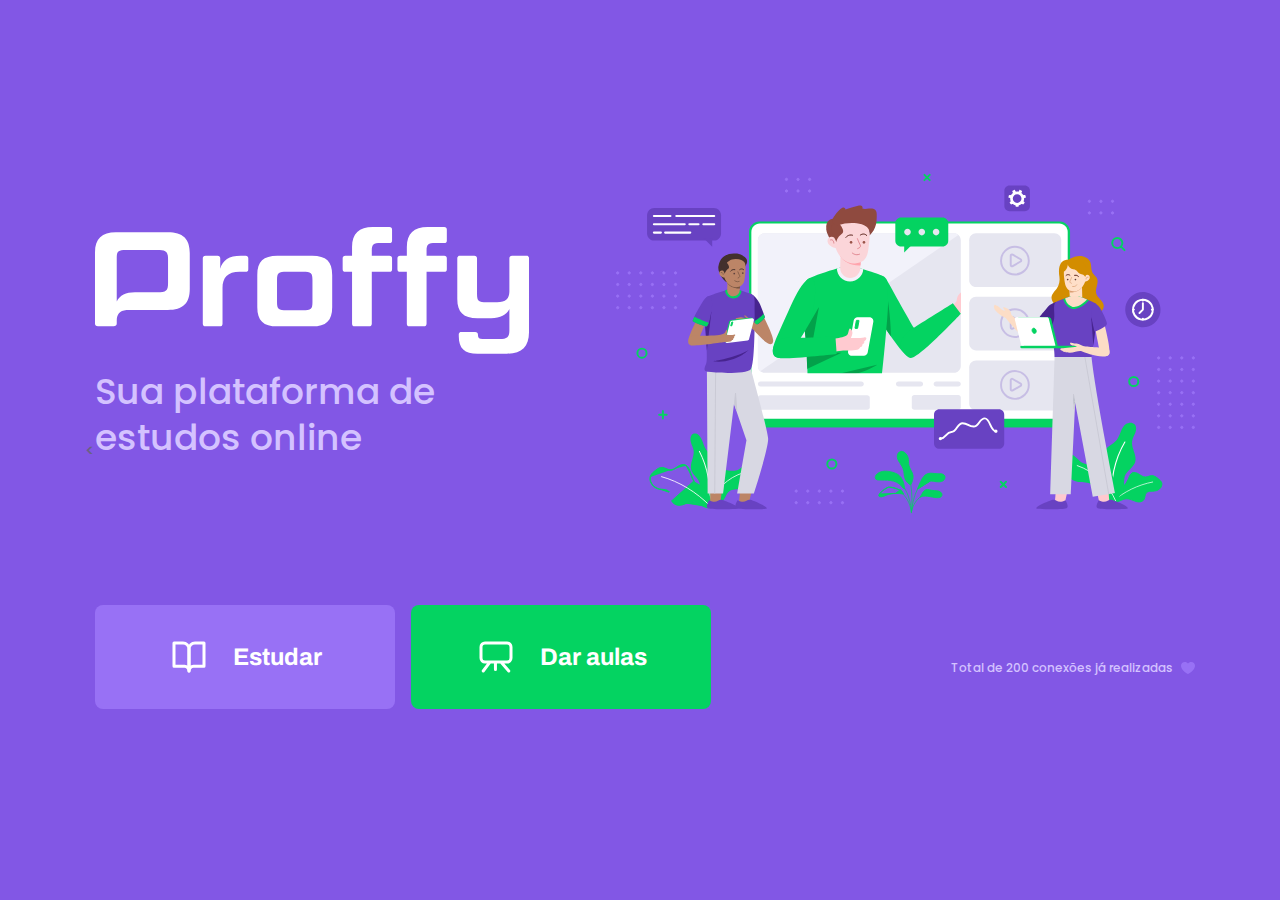
<file: index.html>
<!--Isso é uma tag <html>-->
<!-- Na tag <head> ira configurações do meu documento. -->
<!-- Na tag <body> todo conteudo visivel na pagina -->  
<!--
    HTML
    Hypertext
         hipertexto

    Markup
        Marcação

    Language 
        linguagem     
-->


<!DOCTYPE html>
<html lang="pt_br"> <!--lang é um atributo-->
<head>
    <meta charset="UTF-8">
    <meta name="viewport" content="width=device-width, initial-scale=1.0">
    <title>Proffy | Sua plataforma de estudo </title>

    <link rel="shortcut icon" href="/images/favicon.png" type="image/png">

    <link rel="stylesheet" href="/styles/main.css"> 
    <link rel="stylesheet" href="/styles/partials/page-landing.css"> 
    
    <link href="https://fonts.googleapis.com/css2?family=Archivo:wght@400;700&amp;family=Poppins:wght@400;600&amp;display=swap" rel="stylesheet">


</head>
<body id="page-landing">

    <
        <div id="container">
            <div class="logo-container">
                <img src="/images/logo.svg" alt="Proffy">
                <h2>Sua plataforma de estudos online</h2>
            </div>
            <img class="hero-image" src="/images/landing.svg" alt="Plataforma de Estudos">
    
            <div class="buttons-container">
            <a class="study" href="/study.html">
                <img src="/images/icons/study.svg" alt="Estudar">
                Estudar
            </a>
            <a class="give-classes" href="/give-classes.html">
                <img src="/images/icons/give-classes.svg" alt="Dar Aulas">
                Dar aulas
            </a>
            </div>
    
            <p class="total-connections">
                Total de 200 conexões já realizadas
                <img src="/images/icons/purple-heart.svg" alt="coração roxo">
            </p>
    
        </div>
    
        
    </body>
    </html>
</file>
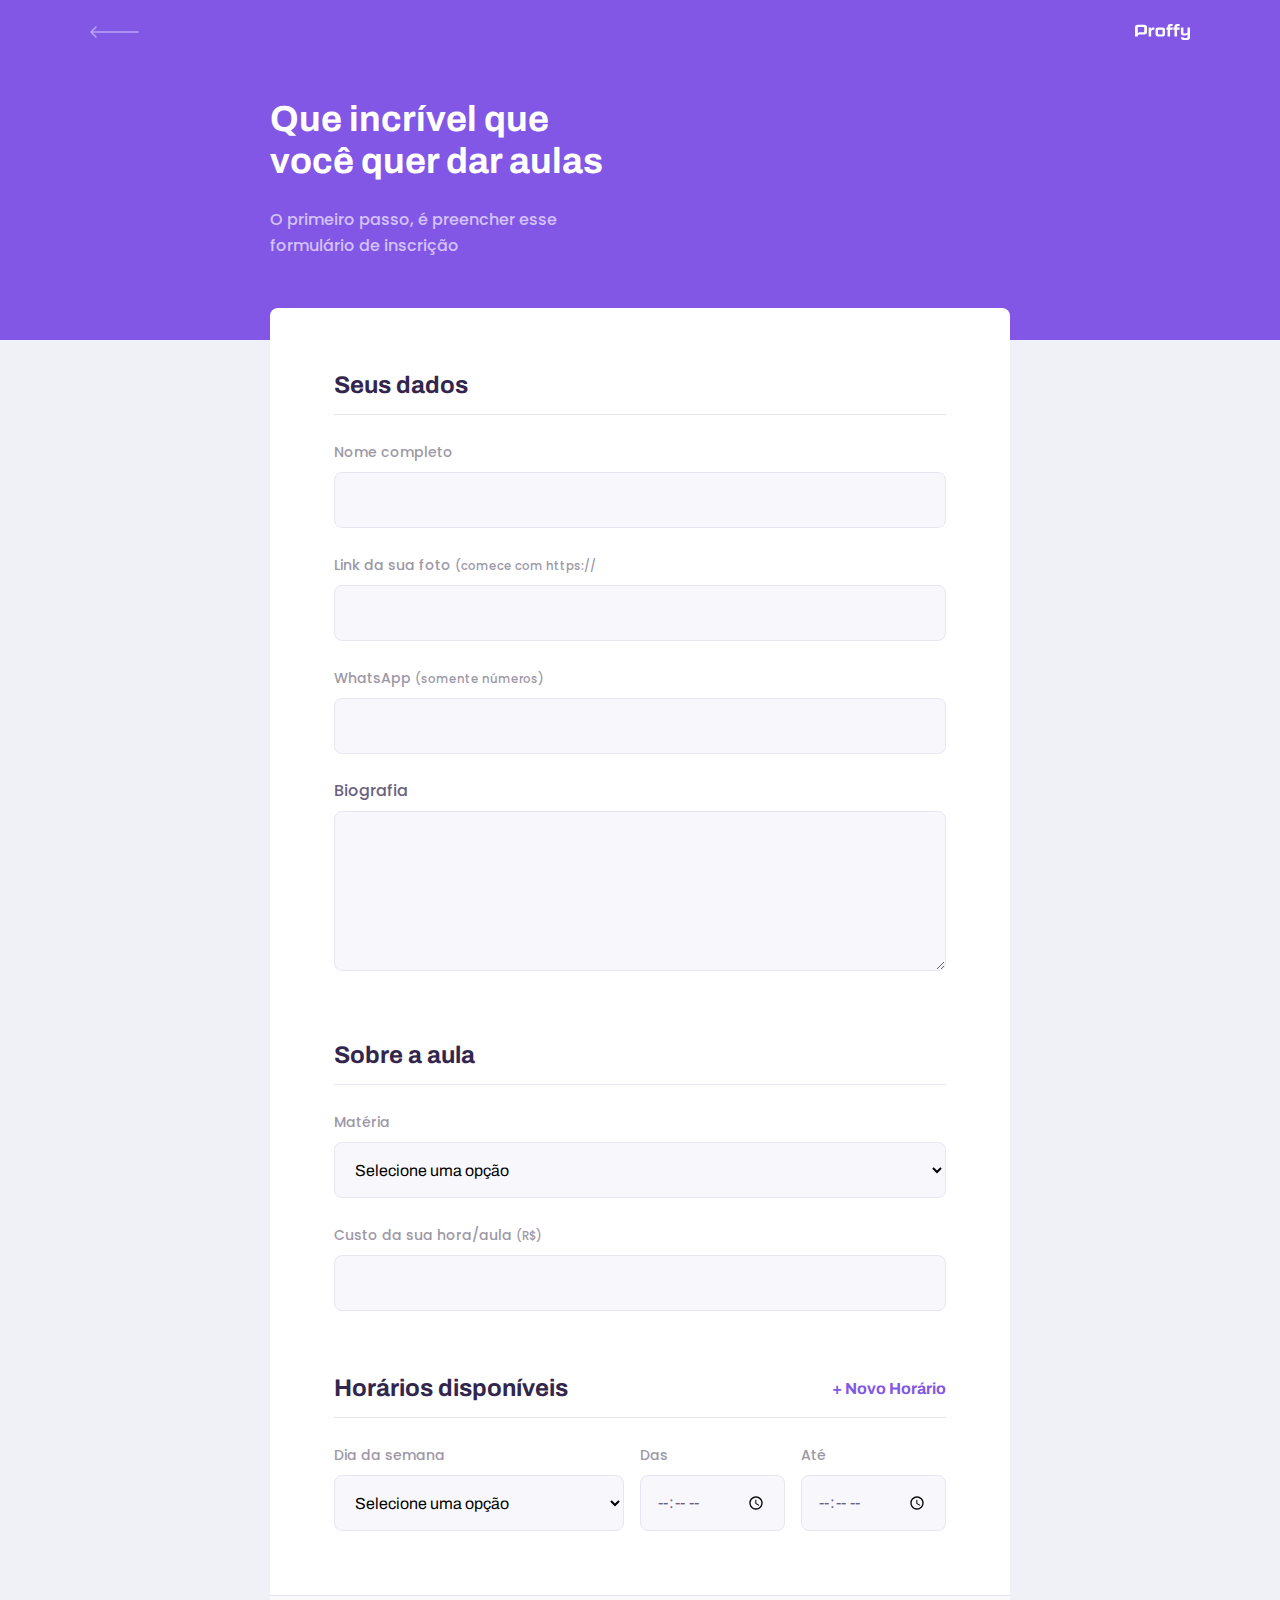
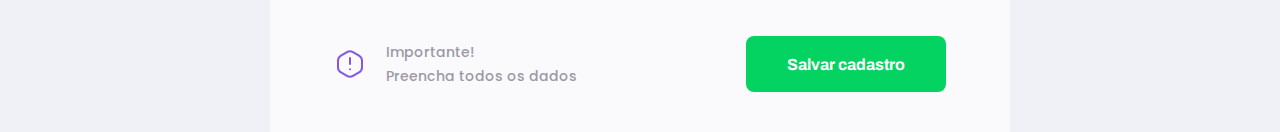
<file: give-classes.html>
<!DOCTYPE html>
<html lang="pt_br">
<head>
  <meta charset="UTF-8">
  <meta name="viewport" content="width=device-width, initial-scale=1.0">
  <title>Proffy | Sua plataforma de estudos online</title>
  <link rel="stylesheet" href="/styles/main.css">
  <link rel="stylesheet" href="/styles/partials/header.css">
  <link rel="stylesheet" href="/styles/partials/forms.css">
  <link rel="stylesheet" href="/styles/partials/page-give-classes.css">
  <link href="https://fonts.googleapis.com/css2?family=Archivo:wght@400;700&amp;family=Poppins:wght@400;600&amp;display=swap" rel="stylesheet">
  <script src="/scripts/addField.js" defer></script>
</head>
<body id="page-give-classes">
  <div id="container">
    <header class="page-header">
      <div class="top-bar-container">
        <a href="/">
          <img src="/images/icons/back.svg" alt="Voltar">
        </a>
        <img src="/images/logo.svg" alt="Proffy">
      </div>
      <div class="header-content">
        <strong>Que incrível que você quer dar aulas</strong>
        <p>O primeiro passo, é preencher esse formulário de inscrição</p>
      </div>
    </header>
    <main>
      <form action="" id="create-class">
        <fieldset>
          <legend>Seus dados</legend>
          <div class="input-block">
            <label for="name">Nome completo</label>
            <input name="name" id="name" required>
          </div>
          <div class="input-block">
            <label for="avatar">Link da sua foto <small>(comece com https://</small></label>
            <input name="avatar" id="avatar" type="url" required>
          </div>
          <div class="input-block">
            <label for="whatsapp">WhatsApp <small>(somente números)</small></label>
            <input name="whatsapp" id="whatsapp" type="number" required>
          </div>
          <div class="textarea-block">
            <label for="bio">Biografia</label>
            <textarea name="bio" id="bio" required></textarea>
          </div>
        </fieldset>
        <fieldset>
          <legend>Sobre a aula</legend>
          <div class="select-block">
            <label for="subject">Matéria</label>
            <select name="subject" id="subject" required>
              <option value="">Selecione uma opção</option>
              <option value="1">Artes</option>
              <option value="2">Biologia</option>
              <option value="3">Ciências</option>
              <option value="4">Educação física</option>
              <option value="5">Física</option>
              <option value="6">Geografia</option>
              <option value="7">História</option>
              <option value="8">Matemática</option>
              <option value="9">Português</option>
              <option value="10">Química</option>
            </select>
          </div>
          <div class="input-block">
            <label for="cost">Custo da sua hora/aula
              <small>(R$)</small>
            </label>
            <input type="cost" id="cost" type="number" required>
          </div>
        </fieldset>
        <fieldset id="schedule-items">
          <legend>Horários disponíveis
            <button type="button" id="add-time">+ Novo Horário</button>
          </legend>
          <div class="schedule-item">
            <div class="select-block">
              <label for="weekday">Dia da semana</label>
              <select name="weekday[]" required>
                <option value="">Selecione uma opção</option>
                <option value="0">Domingo</option>
                <option value="1">Segunda-feira</option>
                <option value="2">Terça-feira</option>
                <option value="3">Quarta-feira</option>
                <option value="4">Quinta-feira</option>
                <option value="5">Sexta-feira</option>
                <option value="6">Sábado</option>
              </select>
            </div>
            <div class="input-block">
              <label for="time_from">Das</label>
              <input type="time" name="time_from[]" required>
            </div>
            <div class="input-block">
              <label for="time_to">Até</label>
              <input type="time" name="time_to[]" required>
            </div>
          </div>
        </fieldset>
      </form>
      <footer>
        <p>
          <img src="/images/icons/warning.svg" alt="Aviso importante">
          Importante! <br> Preencha todos os dados
        </p>
        <button type="submit" form="create-class">Salvar cadastro</button>
      </footer>
    </main>
  </div>
</body>
</html>
</file>
<file: styles/main.css>
:root {    /* Variaveis no CSS */
  --color-background: #F0F0F7;
  --color-primary-lighter: #9871F5;
  --color-primary-light: #916BEA;
  --color-primary: #8257E5;
  --color-primary-dark: #774DD6;
  --color-primary-darker: #6842c2;
  --color-secondary: #04D361;
  --color-secondary-dark: #04BF58;
  --color-title-in-primary: #FFFFFF;
  --color-text-in-primary: #D4C2FF;
  --color-text-title: #32264D;
  --color-text-complement: #9C98A6;
  --color-text-base: #6A6180;
  --color-line-in-white: #E6E6F0;
  --color-input-background: #F8F8FC;
  --color-button-text: #FFFFFF;
  --color-box-base: #FFFFFF;
  --color-box-footer: #FAFAFC;
  --color-small-info: #C1BCCC;
  /* Tamanho da fonte padrão:16px - 100% - 1remm  */
  font-size: 60%; /* controle das medidas rem */
  
}

* {
    margin:0 ;
    padding:0 ;
    box-sizing: border-box ;
  }

html,
  body{
    height: 100vh; /*height= altura*/
}
  body{
      
      background: var(--color-background);
      display: flex;
      align-items: center;
      justify-content: center;
  }

  body,
  input,
  button,
  textarea{
    
    /*font:500 1.6rem Poppins;*/
         font-weight: 500;
        font-family: Poppins;
        font-size: 1.6rem;
        color: var(--color-text-base);
  }

  #container {
      width: 90vw; /*weight= largura*/
      max-width: 700px;
      

  }
  @media(min-width: 700px){
    :root{
        font-size: 62.5%;/*todo  1rem vai ser relativo a 10px*/
    }
  }
</file>
<file: styles/partials/page-landing.css>
#page-landing{
    background: var(--color-primary);

}

#page-landing #container {
    color:var(--color-text-in-primary);
}

.logo-container img{
    height: 10rem;
   
}
.logo-container{
    text-align: center;
    margin-bottom: 3.2rem;
}

.logo-container h2{
    font-weight: 500;
    font-size: 3.6rem;
    line-height: 4.6rem;
    margin-top: 0.8rem;

}

.hero-image{
    width: 100%;
}

.buttons-container{
    display: flex;
    justify-content: center;
    margin: 3.2rem 0;
}

.buttons-container a {
    width: 30rem;
    height: 10.4rem;

    border-radius: 0.8rem;
    margin-right: 1.6rem;

    font: 700 2.4rem Archivo;

    display: flex;
    align-items: center;
    justify-content: center;

    text-decoration: none;
    transition: background 0.2s;

    color: var(--color-button-text);

} 


.buttons-container a img{
    width: 4rem;
    margin-right: 2.4rem;
}

.buttons-container a.study{
    background: var(--color-primary-lighter);
}
.buttons-container a.study:hover{
    background: var(--color-primary-light);
}

.buttons-container a.give-classes{
    background: var(--color-secondary);
    margin-right: 0;
}
.buttons-container a.give-classes:hover{
    background: var(--color-secondary-dark);
}

.total-connections{
    font-size: 1.8rem;
    display: flex;
    align-items: center;
    justify-content: center;

}

.total-connections img{
    margin-left: 0.8rem;

}
@media(max-width:699px){
    :root{
        font-size:40%;/*modificar as medidas rem*/
    }

}

@media (min-width: 1100px){
    #page-landing #container {
        max-width: 1100px;
        display: grid;
        grid-template-columns:2fr 1fr 2fr;
        grid-template-rows: 350px 1fr;
        grid-template-areas: 
        "proffy image image"
        "button button texting";
        column-gap: 87px;
        row-gap: 86px;

    }
    .logo-container{
        grid-area: proffy;
        text-align: initial;
        align-self: center;
        margin: 0;
    }

    .logo-container img {
        height: 100%;

    }

    .hero-image{
        grid-area: image;
        height: 350px;

    }
    .buttons-container{
        grid-area: button;
        justify-content: flex-start;
        margin: 0;
        height: 127px;
    }
    .total-connections{
        grid-area: texting;
        justify-self: end;
        font-size: 12px;
    }

    
}
</file>
<file: styles/partials/header.css>
.page-header{
    background-color: var(--color-primary);
    
    display: flex;
    flex-direction: column;
}

.page-header .top-bar-container {
    width: 90%;
    margin: 0 auto;

    display: flex;
    align-items: center;
    justify-content: space-between;

    padding: 1.6rem 0;
}

.page-header .top-bar-container a{
    height: 3.2rem;
    transition: opacity 0.2s;   
}

.page-header .top-bar-container a:hover{
    opacity: 0.6;
}

.page-header .top-bar-container > img{
    height: 1.6rem;
}

.page-header .header-content{
    width: 90%;
    margin: 3.2rem auto;
    position: relative;

}

.page-header .header-content strong{
    font: 700 3.6rem Archivo;
    line-height: 4.2rem;
    color: var(--color-title-in-primary);
}

.page-header .header-content p{
    max-width: 30rem;
    font: 1.6rem;
    line-height: 2.6rem;
    color: var(--color-text-in-primary);
    margin-top:2.5rem ;

}

#search-teachers{
    margin-top: 3.2rem ;
}

@media (min-width:700px) {
     

 .page-header{
     height: 340px;
 }

 .page-header .top-bar-container{
   max-width: 1100px;
 }


 .page-header .header-content{
     max-width: 740px;

     margin: 0 auto;

     flex: 1 1;
     padding-bottom: 48px;
     display: flex;
     flex-direction: column;
     justify-content: center;


 }

 .page-header .header-content strong{
     max-width:350px ;
 }

}
</file>
<file: styles/partials/forms.css>
.select-block label,
.input-block label,
.textarea-block textarea label 
{
    font-size:1.4rem;
    color:var(--color-text-complement);
}

.input-block input,
.select-block select,
.textarea-block textarea
{
    width: 100%;
    height: 5.6rem;
    margin-top: 0.8rem;
    border-radius: 0.8rem;
    background: var(--color-input-background);
    border: 1px solid var(--color-line-in-white);
    outline: 0;
    padding: 0 1.6rem;
    font: 1.6rem Archivo;
}
.textarea-block textarea{
   padding: 1.2rem 1.6rem;
   height: 16rem ;
   resize: vertical;
}

.input-block,
.textarea-block{
    position: relative;
}

.input-block:focus-within::after
.textarea-block:focus-within::after{
    content: "";

    width: calc(100% - 2.3rem);
    height: 2px;
    background: var(--color-primary-ligth);


    position:absolute;
    left: 1.6rem;
    bottom: 0px;
}
</file>
<file: styles/partials/page-give-classes.css>
#page-give-classes #container{
    width: 100vw;
    height: 100vh;
}

#page-give-classes .page-header .header-content{
    margin-bottom: 6.4rem;
}
#page-give-classes main{
    background: var(--color-box-base);
    width: 100%;
    max-width: 74rem;
    border-radius: .8rem;
    margin: -3.2rem auto 3.2rem;
    padding-top: 6.4rem;
}

#page-give-classes fieldset{
    border: none;

    padding: 0 2.4rem;
}
#page-give-classes fieldset legend{
    font: 700 2.4rem Archivo;
    color: var(--color-text-title);
    margin-bottom: 2.4rem;

    display: flex;
    align-items: center;
    justify-content: space-between;

    width: 100%;
    padding-bottom: 1.6rem;
    border-bottom: 1px solid var(--color-line-in-white);
}

#page-give-classes fieldset legend button{
    background: none;
    border: 0;

    color: var(--color-primary);
    font: 700 1.6rem Archivo;
    cursor: pointer;
    transition: 0.2;
}
#page-give-classes fieldset legend button::hover{
    color: var(--color-primary-dark);
}


#page-give-classes fieldset+fieldset{
    margin-top: 6.4rem;
}

#page-give-classes  .input-block+.input-block,
#page-give-classes  .input-block+.textarea-block,
#page-give-classes  .select-block+.input-block{
    margin-top: 2.4rem;
}
#page-give-classes main footer{
    padding: 4rem 2.4rem;
    background: var(--color-box-footer);
    border-top: 1px solid var(--color-line-in-white);
    margin-top: 6.4rem;
}
#page-give-classes main footer p{
    display: flex;
    align-items: center;
    justify-content: center;
    font-size: 1.4rem;
    line-height: 2.4rem;
    color: var(--color-text-complement); 
}
#page-give-classes main footer p img{
    margin-right: 2rem;
}

#page-give-classes main footer button {
    width: 100%;
    height: 5.6rem;
    background: var(--color-secondary);
    color: var(--color-button-text);
    border: 0;
    border-radius: .8rem;
    cursor: pointer;
    font: 700 1.6rem Archivo;
    display: flex;
    align-items: center;
    justify-content: center;
    text-decoration: none;
    transition: 0.2s;
    margin-top: 3.2rem;
}

#page-give-classes main footer button:hover{
    background: var(--color-secondary-dark);
}

.schedule-item+.schedule-item{
    margin-top: 3.2rem;
    padding-top: 3.2rem;

    border-top: 1px solid var(--color-line-in-white);
}

@media (min-width: 700px){
    #page-give-classes #container{
        max-width: 100vw;
    }
    #page-give-classes .page-header .header-content{
        margin-bottom:0;
    }
    #page-give-classes main fieldset {
        padding: 0 64px;
    }

    .schedule-item {
        display: grid;
        grid-template-columns: 2fr 1fr 1fr;
        column-gap: 1.6rem;
    }
    #page-give-classes #schedule-items .select-block+.input-block,
    #page-give-classes #schedule-items .input-block +.input-block{
        margin-top: 0;
    }
    #page-give-classes main footer {
        padding: 40px 64px;
        display: flex;
        align-items: center;
        justify-content: space-between;
    }
    #page-give-classes main footer button{
        margin-top: 0;
        width: 200px;
    }
        
}
</file>
